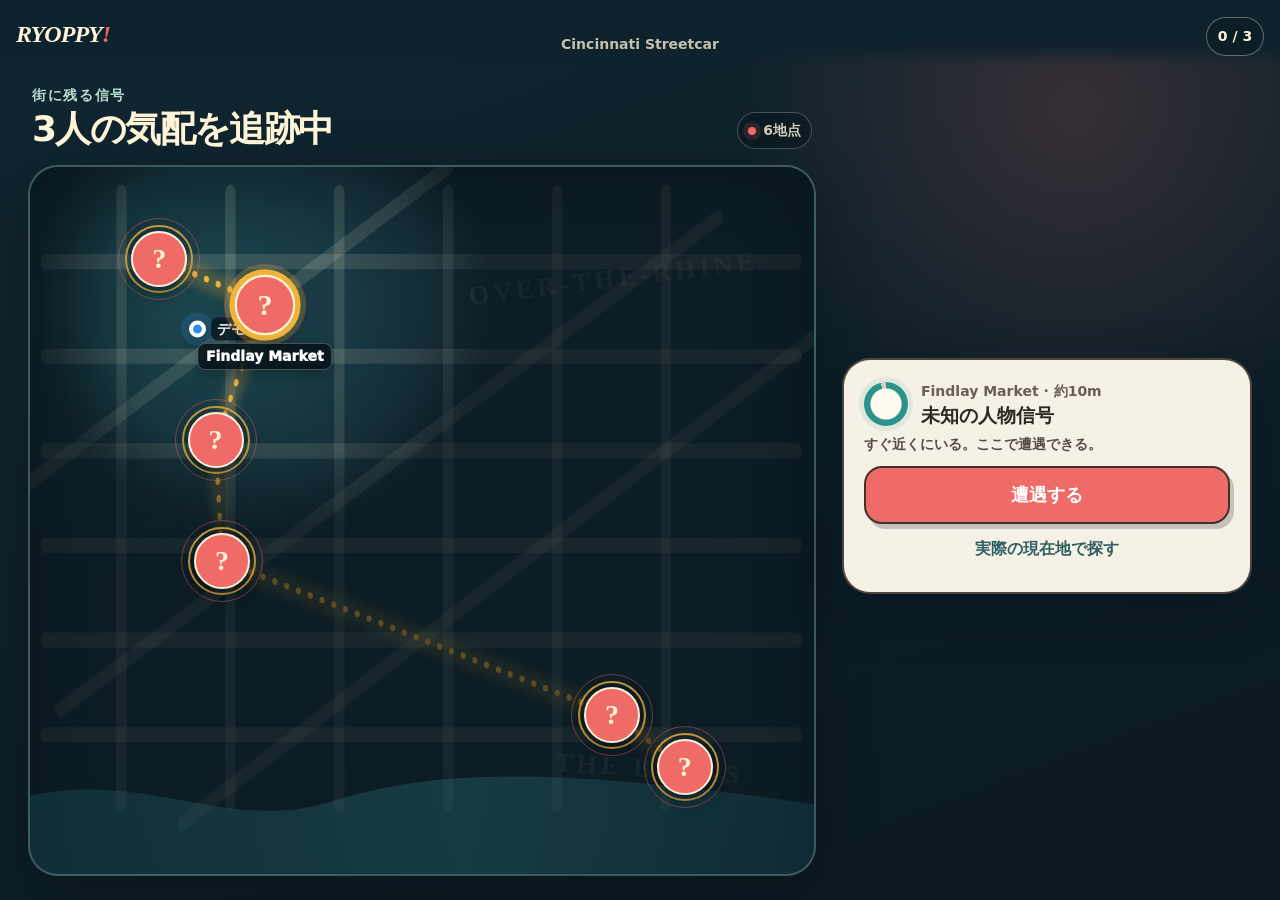
<file: index.html>
<!doctype html>
<html lang="ja">
<head>
  <meta charset="utf-8" />
  <meta name="viewport" content="width=device-width,initial-scale=1,viewport-fit=cover" />
  <meta name="theme-color" content="#13212b" />
  <meta name="description" content="Cincinnatiの街角で歴史人物と遭遇する位置情報連動型の歴史図鑑ゲーム" />
  <meta name="apple-mobile-web-app-capable" content="yes" />
  <meta name="apple-mobile-web-app-title" content="りょっぴー" />
  <link rel="icon" href="./assets/icon.png" />
  <link rel="apple-touch-icon" href="./assets/icon.png" />
  <link rel="manifest" href="./manifest.webmanifest" />
  <link rel="stylesheet" href="./styles.css?v=0.3.0" />
  <title>りょっぴー Encounter Alpha</title>
</head>
<body>
  <div id="app"><div class="loading"><span class="loading-orb" aria-hidden="true"></span><strong>街に残った信号を探しています…</strong></div></div>
  <div id="toast" class="toast" role="status"></div>
  <script src="./app.js?v=0.3.0" defer></script>
</body>
</html>
</file>
<file: styles.css>
:root {
  color-scheme: dark;
  --night: #13212b;
  --night-soft: #1c3441;
  --cream: #fff3d8;
  --paper: #fffaf0;
  --ink: #2d2823;
  --coral: #ef6b67;
  --coral-dark: #b83f49;
  --teal: #2c938b;
  --mint: #b9dfce;
  --gold: #efb33c;
  --line: #3f342c;
  --shadow: 0 16px 50px rgba(7, 15, 22, .34);
}

* {
  box-sizing: border-box;
}

html,
body {
  margin: 0;
  min-height: 100%;
  background: var(--night);
}

body {
  min-width: 320px;
  color: var(--cream);
  font-family: "Hiragino Maru Gothic ProN", "Yu Gothic", system-ui, sans-serif;
  font-size: 18px;
  line-height: 1.65;
  overflow-x: hidden;
}

button {
  color: inherit;
  font: inherit;
}

button:focus-visible {
  outline: 4px solid #fff;
  outline-offset: 3px;
}

img {
  display: block;
  max-width: 100%;
}

#app,
.experience {
  min-height: 100vh;
  min-height: 100svh;
}

.experience {
  position: relative;
  isolation: isolate;
  overflow: hidden;
}

.loading,
.fatal-error {
  min-height: 100vh;
  min-height: 100svh;
  display: grid;
  place-content: center;
  justify-items: center;
  gap: 22px;
  padding: 28px;
  text-align: center;
  background: radial-gradient(circle at 50% 44%, #274a56, var(--night) 58%);
}

.loading strong,
.fatal-error strong {
  max-width: 24ch;
  font-size: 22px;
}

.loading-orb {
  width: 96px;
  aspect-ratio: 1;
  border: 3px solid rgba(255, 255, 255, .62);
  border-radius: 50%;
  background: var(--coral);
  box-shadow: 0 0 0 18px rgba(239, 107, 103, .15), 0 0 70px rgba(239, 107, 103, .5);
  animation: orbPulse 1.8s ease-in-out infinite;
}

.topbar {
  position: absolute;
  z-index: 40;
  top: 0;
  left: 0;
  right: 0;
  min-height: calc(66px + env(safe-area-inset-top));
  display: grid;
  grid-template-columns: 1fr auto 1fr;
  align-items: end;
  gap: 12px;
  padding: calc(12px + env(safe-area-inset-top)) 16px 10px;
}

.brand {
  align-self: center;
  color: var(--cream);
  font: italic 900 24px/1 Georgia, serif;
  letter-spacing: -.04em;
}

.brand span {
  color: var(--coral);
}

.scene-location {
  overflow: hidden;
  max-width: 42vw;
  color: rgba(255, 243, 216, .76);
  font-size: 14px;
  font-weight: 800;
  text-overflow: ellipsis;
  white-space: nowrap;
}

.collection-count {
  justify-self: end;
  min-width: 58px;
  padding: 7px 10px;
  border: 1px solid rgba(255, 255, 255, .34);
  border-radius: 999px;
  color: var(--cream);
  background: rgba(10, 24, 31, .38);
  font-size: 14px;
  font-weight: 900;
  text-align: center;
  backdrop-filter: blur(10px);
}

.round-button {
  align-self: center;
  width: 46px;
  height: 46px;
  border: 1px solid rgba(255, 255, 255, .38);
  border-radius: 50%;
  color: var(--cream);
  background: rgba(10, 24, 31, .42);
  font-size: 24px;
  cursor: pointer;
  backdrop-filter: blur(12px);
}

.scan-experience {
  background:
    radial-gradient(circle at 15% 15%, rgba(51, 158, 144, .4), transparent 28%),
    radial-gradient(circle at 84% 30%, rgba(239, 107, 103, .35), transparent 27%),
    linear-gradient(160deg, #152733 0%, #10202b 50%, #1b3440 100%);
}

.world-grid {
  position: absolute;
  z-index: -2;
  inset: 0;
  opacity: .22;
  background-image:
    linear-gradient(rgba(255, 255, 255, .09) 1px, transparent 1px),
    linear-gradient(90deg, rgba(255, 255, 255, .09) 1px, transparent 1px);
  background-size: 54px 54px;
  transform: perspective(500px) rotateX(58deg) scale(1.55) translateY(12%);
  transform-origin: center bottom;
  mask-image: linear-gradient(to bottom, transparent 5%, #000 70%);
}

.ambient {
  position: absolute;
  z-index: -1;
  width: 260px;
  height: 260px;
  border-radius: 50%;
  filter: blur(12px);
  animation: ambientFloat 8s ease-in-out infinite alternate;
}

.ambient-one {
  top: 14%;
  left: -110px;
  background: rgba(45, 146, 137, .22);
}

.ambient-two {
  right: -130px;
  bottom: 18%;
  background: rgba(239, 107, 103, .2);
  animation-delay: -3s;
}

.scan-main {
  min-height: 100vh;
  min-height: 100svh;
  display: grid;
  grid-template-rows: auto 1fr auto;
  align-items: center;
  gap: 18px;
  width: min(100%, 740px);
  margin: auto;
  padding: calc(86px + env(safe-area-inset-top)) 18px calc(18px + env(safe-area-inset-bottom));
}

.scan-copy {
  align-self: end;
  text-align: center;
}

.signal-label,
.panel-kicker,
.encounter-signal {
  margin: 0 0 8px;
  color: var(--gold);
  font-size: 14px;
  font-weight: 950;
  letter-spacing: .14em;
  text-transform: uppercase;
}

.scan-copy h1 {
  max-width: 12ch;
  margin: 0 auto;
  font-size: clamp(36px, 9vw, 62px);
  line-height: 1.14;
  letter-spacing: -.05em;
}

.scan-copy > p:last-child {
  max-width: 38ch;
  margin: 16px auto 0;
  color: rgba(255, 243, 216, .76);
  font-size: 16px;
  font-weight: 650;
}

.radar-wrap {
  position: relative;
  align-self: center;
  justify-self: center;
  width: min(62vw, 310px);
  aspect-ratio: 1;
  display: grid;
  place-items: center;
  border: 1px solid rgba(255, 255, 255, .18);
  border-radius: 50%;
  background: radial-gradient(circle, rgba(239, 107, 103, .12), rgba(19, 33, 43, .18) 63%, transparent 64%);
  box-shadow: 0 0 80px rgba(45, 146, 137, .24);
}

.radar-ring {
  position: absolute;
  border: 1px solid rgba(185, 223, 206, .36);
  border-radius: 50%;
  animation: radarPulse 2.4s ease-out infinite;
}

.ring-one { inset: 18%; }
.ring-two { inset: 8%; animation-delay: -.8s; }
.ring-three { inset: -2%; animation-delay: -1.6s; }

.radar-sweep {
  position: absolute;
  inset: 4%;
  overflow: hidden;
  border-radius: 50%;
  background: conic-gradient(from 0deg, transparent 0 75%, rgba(185, 223, 206, .32) 91%, transparent 100%);
  animation: radarSweep 3.2s linear infinite;
}

.signal-core {
  position: relative;
  z-index: 2;
  width: 112px;
  aspect-ratio: 1;
  display: grid;
  place-content: center;
  border: 2px solid rgba(255, 255, 255, .66);
  border-radius: 50%;
  color: var(--cream);
  background: var(--coral);
  box-shadow: 0 0 0 14px rgba(239, 107, 103, .14), 0 16px 40px rgba(0, 0, 0, .26);
  text-align: center;
}

.signal-core span {
  font: 900 42px/1 Georgia, serif;
}

.signal-core small {
  margin-top: 5px;
  font-size: 14px;
  font-weight: 900;
}

.scan-panel,
.dialogue-panel {
  position: relative;
  z-index: 30;
  color: var(--ink);
  background: rgba(255, 250, 240, .96);
  border: 2px solid rgba(63, 52, 44, .9);
  box-shadow: var(--shadow);
  backdrop-filter: blur(18px);
}

.scan-panel {
  width: 100%;
  padding: 18px;
  border-radius: 28px;
}

.signal-readout {
  display: grid;
  grid-template-columns: auto 1fr;
  align-items: center;
  gap: 12px;
  margin-bottom: 14px;
}

.live-dot {
  width: 15px;
  height: 15px;
  border-radius: 50%;
  background: var(--teal);
  box-shadow: 0 0 0 8px rgba(45, 146, 137, .13);
  animation: dotPulse 1.4s ease-in-out infinite;
}

.signal-readout strong,
.signal-readout span {
  display: block;
}

.signal-readout strong {
  font-size: 18px;
}

.signal-readout span {
  color: #6a5f56;
  font-size: 15px;
  font-weight: 750;
}

.primary-action {
  width: 100%;
  min-height: 58px;
  padding: 12px 18px;
  border: 2px solid var(--line);
  border-radius: 18px;
  color: #fff;
  background: var(--coral);
  box-shadow: 4px 5px 0 rgba(63, 52, 44, .25);
  font-size: 18px;
  font-weight: 950;
  cursor: pointer;
}

.primary-action:active {
  transform: translate(3px, 3px);
  box-shadow: 1px 2px 0 rgba(63, 52, 44, .25);
}

.primary-action:disabled {
  cursor: not-allowed;
  filter: grayscale(.7);
  opacity: .52;
}

.text-action {
  width: 100%;
  min-height: 48px;
  margin-top: 8px;
  border: 0;
  border-radius: 14px;
  color: #305f62;
  background: transparent;
  font-size: 16px;
  font-weight: 900;
  cursor: pointer;
}

.text-action.quiet {
  min-height: 40px;
  margin-top: 0;
  color: #766c63;
  font-size: 14px;
}

.error-message {
  margin: 8px 0 0;
  color: var(--coral-dark);
  font-size: 15px;
  font-weight: 850;
  text-align: center;
}

.encounter-experience {
  background:
    radial-gradient(circle at 50% 36%, rgba(248, 182, 66, .34), transparent 29%),
    radial-gradient(circle at 50% 44%, #2f8f87 0%, #1a4650 48%, #12232d 100%);
}

.encounter-burst {
  position: absolute;
  z-index: -2;
  top: 5%;
  left: 50%;
  width: min(132vw, 980px);
  aspect-ratio: 1;
  opacity: .2;
  background: repeating-conic-gradient(from -8deg, rgba(255, 243, 216, .8) 0deg 7deg, transparent 7deg 15deg);
  border-radius: 50%;
  transform: translateX(-50%);
  animation: burstTurn 70s linear infinite;
  mask-image: radial-gradient(circle, #000 0 55%, transparent 72%);
}

.particle-field {
  position: absolute;
  z-index: -1;
  inset: 0;
  pointer-events: none;
}

.particle-field i {
  position: absolute;
  left: var(--x);
  top: var(--y);
  width: var(--size);
  height: var(--size);
  border-radius: 50%;
  background: var(--gold);
  box-shadow: 0 0 18px rgba(239, 179, 60, .72);
  animation: particleFloat 4.8s ease-in-out var(--delay) infinite alternate;
}

.particle-field i:nth-child(3n) {
  border-radius: 2px;
  background: var(--coral);
  transform: rotate(45deg);
}

.encounter-signal {
  position: absolute;
  z-index: 12;
  top: calc(76px + env(safe-area-inset-top));
  left: 50%;
  width: max-content;
  max-width: calc(100% - 36px);
  transform: translateX(-50%);
  text-align: center;
}

.character-stage {
  position: absolute;
  z-index: 8;
  top: calc(92px + env(safe-area-inset-top));
  left: 50%;
  bottom: 170px;
  width: min(100%, 800px);
  display: grid;
  place-items: center;
  transform: translateX(-50%);
  pointer-events: none;
}

.character-drift {
  position: relative;
  z-index: 2;
  width: min(96vw, 610px);
  max-height: 76vh;
  max-height: 76svh;
  display: grid;
  place-items: center;
  transform-origin: 50% 58%;
  will-change: transform;
}

.character-breathe {
  width: 100%;
  animation: characterBreathe 3.4s ease-in-out infinite;
  transform-origin: 50% 66%;
}

.character-image {
  width: 100%;
  max-height: 76vh;
  max-height: 76svh;
  object-fit: contain;
  object-position: center;
  filter: drop-shadow(0 26px 18px rgba(4, 13, 17, .32));
  user-select: none;
  -webkit-user-drag: none;
}

.view-reveal.is-revealed .character-image,
.view-reward .character-image {
  animation: characterReveal .7s cubic-bezier(.18, .9, .28, 1.16) both;
}

.character-image.silhouette {
  opacity: .74;
  filter: brightness(0) saturate(0) drop-shadow(0 0 32px rgba(255, 243, 216, .42));
  animation: silhouettePulse 1.1s ease-in-out infinite alternate;
}

.character-shadow {
  position: absolute;
  z-index: 1;
  left: 50%;
  bottom: 1%;
  width: min(52vw, 330px);
  height: 34px;
  border-radius: 50%;
  background: rgba(4, 13, 17, .3);
  filter: blur(9px);
  transform: translateX(-50%);
  animation: shadowBreathe 3.4s ease-in-out infinite;
}

.dialogue-panel {
  position: absolute;
  right: 14px;
  bottom: calc(12px + env(safe-area-inset-bottom));
  left: 14px;
  z-index: 30;
  width: min(calc(100% - 28px), 690px);
  max-height: 49vh;
  max-height: 49svh;
  margin: auto;
  padding: 18px;
  overflow: auto;
  border-radius: 28px;
  scrollbar-width: thin;
}

.compact-panel {
  text-align: center;
}

.compact-panel h1,
.question-panel h1,
.reward-panel h1 {
  margin: 0;
  font-size: clamp(28px, 8vw, 42px);
  line-height: 1.15;
  letter-spacing: -.04em;
}

.reveal-panel h1,
.reward-panel h1 {
  font-size: clamp(20px, 5.8vw, 42px);
  letter-spacing: -.06em;
  white-space: nowrap;
}

.panel-kicker {
  color: var(--coral-dark);
}

.character-years {
  margin: 8px 0 0;
  color: #675b52;
  font-size: 16px;
  font-weight: 750;
}

.reveal-panel blockquote {
  margin: 14px 0;
  color: var(--teal);
  font-size: 22px;
  font-weight: 950;
}

.analyzing h1 {
  margin: 0;
  font-size: 24px;
  line-height: 1.3;
}

.loading-line {
  height: 10px;
  margin-top: 16px;
  overflow: hidden;
  border: 1px solid var(--line);
  border-radius: 999px;
  background: #e8dfcf;
}

.loading-line span {
  display: block;
  width: 48%;
  height: 100%;
  background: var(--coral);
  animation: loadingSlide 1.1s ease-in-out infinite alternate;
}

.story-head {
  display: flex;
  align-items: start;
  justify-content: space-between;
  gap: 12px;
}

.story-progress {
  display: flex;
  gap: 7px;
}

.story-progress span {
  width: 24px;
  height: 7px;
  border-radius: 999px;
  background: #d7cab6;
}

.story-progress span.active {
  width: 44px;
  background: var(--coral);
}

.voice-button {
  min-width: 92px;
  min-height: 46px;
  padding: 8px 12px;
  border: 2px solid var(--line);
  border-radius: 14px;
  color: #fff;
  background: var(--teal);
  font-size: 15px;
  font-weight: 900;
  cursor: pointer;
}

.story-text,
.answer-text {
  margin: 16px 0;
  font-size: clamp(19px, 4.7vw, 23px);
  font-weight: 800;
  line-height: 1.72;
}

.question-list {
  display: grid;
  gap: 10px;
  margin-top: 16px;
}

.question-list button {
  display: grid;
  grid-template-columns: 42px 1fr;
  align-items: center;
  gap: 12px;
  min-height: 60px;
  padding: 10px 14px;
  border: 2px solid var(--line);
  border-radius: 17px;
  color: var(--ink);
  background: var(--cream);
  font-size: 17px;
  font-weight: 900;
  text-align: left;
  cursor: pointer;
}

.question-list button span {
  display: grid;
  place-items: center;
  width: 40px;
  height: 40px;
  border-radius: 50%;
  color: #fff;
  background: var(--coral);
  font-size: 14px;
}

.answer-text {
  font-size: 18px;
}

.story-panel .primary-action,
.answer-panel .primary-action {
  position: sticky;
  z-index: 3;
  bottom: 0;
  margin-top: 12px;
}

.connection-preview {
  display: flex;
  flex-wrap: wrap;
  gap: 7px;
  margin: 14px 0;
  padding: 12px;
  border: 2px dashed rgba(63, 52, 44, .38);
  border-radius: 16px;
  background: #f5ead4;
}

.connection-preview span {
  flex-basis: 100%;
  color: var(--coral-dark);
  font-size: 14px;
  font-weight: 900;
}

.connection-preview strong {
  padding: 6px 9px;
  border-radius: 999px;
  color: #fff;
  background: var(--teal);
  font-size: 14px;
}

.reward-panel > p:not(.panel-kicker) {
  margin: 10px auto 14px;
  max-width: 30ch;
  color: #675b52;
  font-size: 17px;
  font-weight: 750;
}

.reward-chip {
  display: inline-flex;
  align-items: center;
  gap: 9px;
  margin-bottom: 14px;
  padding: 9px 13px;
  border: 2px solid var(--line);
  border-radius: 999px;
  color: var(--ink);
  background: var(--gold);
  font-size: 15px;
  font-weight: 950;
}

.reward-chip span {
  padding: 3px 7px;
  border-radius: 999px;
  color: #fff;
  background: var(--coral-dark);
  font-size: 14px;
}

.view-story .character-stage,
.view-questions .character-stage,
.view-answer .character-stage {
  bottom: 34vh;
  bottom: 34svh;
}

.view-story .character-drift,
.view-questions .character-drift,
.view-answer .character-drift {
  width: min(87vw, 520px);
}

.view-reward .character-stage {
  bottom: 145px;
}

.reward-drift {
  width: min(98vw, 650px);
}

.view-reward .encounter-burst {
  opacity: .34;
  animation-duration: 24s;
}

.toast {
  position: fixed;
  z-index: 100;
  left: 50%;
  bottom: 18px;
  width: min(calc(100% - 28px), 440px);
  padding: 13px 16px;
  border: 1px solid rgba(255, 255, 255, .38);
  border-radius: 16px;
  color: #fff;
  background: #172c39;
  box-shadow: var(--shadow);
  font-size: 16px;
  font-weight: 850;
  text-align: center;
  opacity: 0;
  transform: translate(-50%, 150%);
  transition: .22s ease;
  pointer-events: none;
}

.toast.show {
  opacity: 1;
  transform: translate(-50%, 0);
}

@keyframes orbPulse {
  50% { transform: scale(1.07); box-shadow: 0 0 0 26px rgba(239, 107, 103, .08), 0 0 90px rgba(239, 107, 103, .62); }
}

@keyframes ambientFloat {
  to { transform: translate3d(38px, -28px, 0) scale(1.16); }
}

@keyframes radarPulse {
  0% { opacity: .2; transform: scale(.82); }
  65% { opacity: .55; }
  100% { opacity: 0; transform: scale(1.12); }
}

@keyframes radarSweep {
  to { transform: rotate(360deg); }
}

@keyframes dotPulse {
  50% { transform: scale(1.18); box-shadow: 0 0 0 12px rgba(45, 146, 137, .06); }
}

@keyframes burstTurn {
  to { transform: translateX(-50%) rotate(360deg); }
}

@keyframes particleFloat {
  to { translate: 8px -18px; opacity: .38; }
}

@keyframes characterBreathe {
  0%, 100% { transform: scale(1) translateY(0); }
  50% { transform: scale(1.015) translateY(-5px); }
}

@keyframes characterReveal {
  from { opacity: 0; transform: translateY(34px) scale(.82); }
  to { opacity: 1; transform: translateY(0) scale(1); }
}

@keyframes silhouettePulse {
  to { opacity: .94; transform: scale(1.025); }
}

@keyframes shadowBreathe {
  50% { transform: translateX(-50%) scaleX(.86); opacity: .68; }
}

@keyframes loadingSlide {
  to { transform: translateX(108%); }
}

@media (min-width: 900px) {
  .scan-main {
    width: min(100%, 1040px);
    grid-template-columns: minmax(350px, 1fr) minmax(300px, .8fr);
    grid-template-rows: 1fr auto;
    gap: 28px 64px;
    padding-right: 44px;
    padding-left: 44px;
  }

  .scan-copy {
    align-self: center;
    text-align: left;
  }

  .scan-copy h1,
  .scan-copy > p:last-child {
    margin-left: 0;
    text-align: left;
  }

  .radar-wrap {
    grid-column: 2;
    grid-row: 1;
    width: min(30vw, 360px);
  }

  .scan-panel {
    grid-column: 1 / -1;
    width: min(100%, 650px);
    justify-self: center;
  }

  .encounter-signal {
    top: calc(88px + env(safe-area-inset-top));
  }

  .character-stage {
    left: 43%;
    bottom: 70px;
    width: 62vw;
  }

  .character-drift {
    width: min(48vw, 650px);
    max-height: 84vh;
  }

  .character-image {
    max-height: 84vh;
  }

  .character-shadow {
    bottom: 4%;
  }

  .dialogue-panel {
    right: 4vw;
    bottom: max(28px, env(safe-area-inset-bottom));
    left: auto;
    width: min(42vw, 560px);
    max-height: 76vh;
  }

  .view-story .character-stage,
  .view-questions .character-stage,
  .view-answer .character-stage,
  .view-reward .character-stage {
    bottom: 55px;
  }

  .view-story .character-drift,
  .view-questions .character-drift,
  .view-answer .character-drift,
  .reward-drift {
    width: min(48vw, 630px);
  }
}

@media (max-height: 760px) and (max-width: 899px) {
  .scan-copy > p:last-child {
    display: none;
  }

  .radar-wrap {
    width: min(48vw, 220px);
  }

  .signal-core {
    width: 88px;
  }

  .signal-core span {
    font-size: 34px;
  }

  .character-stage {
    top: calc(74px + env(safe-area-inset-top));
  }

  .character-drift {
    width: min(80vw, 430px);
  }

  .dialogue-panel {
    max-height: 53vh;
  }
}

/* Exploration map */

.scan-experience {
  background:
    radial-gradient(circle at 84% 12%, rgba(239, 107, 103, .18), transparent 25%),
    linear-gradient(160deg, #102631 0%, #0b1921 100%);
}

.scan-experience .topbar {
  background: linear-gradient(#0e222d 68%, transparent);
}

.scan-main {
  min-height: 100vh;
  min-height: 100svh;
  display: grid;
  grid-template-rows: auto minmax(240px, 1fr) auto;
  grid-template-columns: 1fr;
  align-items: stretch;
  gap: 0;
  width: min(100%, 760px);
  margin: auto;
  padding: calc(66px + env(safe-area-inset-top)) 0 calc(10px + env(safe-area-inset-bottom));
}

.map-hud {
  position: relative;
  z-index: 18;
  display: flex;
  align-items: end;
  justify-content: space-between;
  gap: 14px;
  padding: 14px 18px 10px;
  pointer-events: none;
}

.map-hud p {
  margin: 0 0 2px;
  color: var(--mint);
  font-size: 14px;
  font-weight: 950;
  letter-spacing: .12em;
}

.map-hud h1 {
  margin: 0;
  color: var(--cream);
  font-size: clamp(25px, 7vw, 36px);
  line-height: 1.12;
  letter-spacing: -.045em;
}

.map-hud > span {
  flex: 0 0 auto;
  display: inline-flex;
  align-items: center;
  gap: 7px;
  padding: 6px 10px;
  border: 1px solid rgba(255, 255, 255, .24);
  border-radius: 999px;
  color: rgba(255, 243, 216, .82);
  background: rgba(9, 23, 30, .62);
  font-size: 14px;
  font-weight: 900;
}

.map-hud i {
  width: 8px;
  height: 8px;
  border-radius: 50%;
  background: var(--coral);
  box-shadow: 0 0 0 5px rgba(239, 107, 103, .14);
}

.explore-map {
  position: relative;
  z-index: 4;
  min-height: 240px;
  overflow: hidden;
  border-block: 1px solid rgba(185, 223, 206, .2);
  background:
    radial-gradient(circle at 20% 20%, rgba(44, 147, 139, .2), transparent 32%),
    #17313d;
  box-shadow: inset 0 0 70px rgba(1, 12, 17, .5);
}

.map-canvas,
.map-fog {
  position: absolute;
  inset: 0;
  width: 100%;
  height: 100%;
}

.map-canvas {
  z-index: 1;
}

.map-blocks {
  fill: none;
  stroke: rgba(255, 243, 216, .13);
  stroke-width: 12;
  stroke-linecap: round;
}

.map-river {
  fill: url(#riverGlow);
  opacity: .82;
}

.streetcar-route {
  fill: none;
  stroke: var(--gold);
  stroke-width: 5;
  stroke-linecap: round;
  stroke-linejoin: round;
  stroke-dasharray: 1 13;
}

.streetcar-route.route-glow {
  stroke: rgba(239, 179, 60, .22);
  stroke-width: 18;
  stroke-dasharray: none;
  filter: blur(4px);
}

.map-neighborhood {
  position: absolute;
  z-index: 2;
  color: rgba(255, 243, 216, .14);
  font: 900 clamp(14px, 4vw, 26px)/1 Georgia, serif;
  letter-spacing: .16em;
  pointer-events: none;
}

.map-neighborhood.north {
  top: 14%;
  right: 7%;
  rotate: -7deg;
}

.map-neighborhood.south {
  right: 9%;
  bottom: 13%;
  rotate: 4deg;
}

.map-fog {
  z-index: 3;
  background: radial-gradient(circle 145px at var(--map-x) var(--map-y), transparent 0 34%, rgba(8, 22, 29, .2) 68%, rgba(6, 17, 23, .66) 100%);
  pointer-events: none;
}

.map-fog.no-location {
  background: rgba(6, 17, 23, .38);
}

.map-signal {
  position: absolute;
  z-index: 8;
  top: var(--map-y);
  left: var(--map-x);
  width: 54px;
  height: 54px;
  padding: 0;
  border: 0;
  border-radius: 50%;
  color: var(--cream);
  background: transparent;
  cursor: pointer;
  transform: translate(-50%, -50%);
}

.signal-wave {
  position: absolute;
  inset: -3px;
  border: 2px solid rgba(239, 179, 60, .82);
  border-radius: 50%;
  animation: mapSignalPulse 2.1s ease-out var(--signal-delay) infinite;
}

.map-signal.is-unknown::before {
  position: absolute;
  inset: -10px;
  border: 1px solid rgba(239, 107, 103, .42);
  border-radius: 50%;
  content: '';
  animation: mapSignalPulse 2.1s ease-out calc(var(--signal-delay) - .75s) infinite;
}

.signal-mystery,
.signal-portrait {
  position: absolute;
  z-index: 2;
  inset: 3px;
  overflow: hidden;
  display: grid;
  place-items: center;
  border: 2px solid var(--cream);
  border-radius: 50%;
  box-shadow: 0 7px 18px rgba(0, 0, 0, .3);
}

.signal-mystery {
  background: var(--coral);
  font: 900 28px/1 Georgia, serif;
}

.signal-portrait {
  background: var(--gold);
}

.signal-portrait img {
  position: absolute;
  top: -4px;
  left: 50%;
  width: 62px;
  max-width: none;
  transform: translateX(-50%);
}

.map-signal.is-selected .signal-mystery,
.map-signal.is-selected .signal-portrait {
  box-shadow: 0 0 0 5px var(--gold), 0 0 0 9px rgba(239, 179, 60, .24), 0 8px 20px rgba(0, 0, 0, .38);
  transform: scale(1.08);
}

.signal-place,
.signal-name {
  position: absolute;
  z-index: 4;
  top: 61px;
  left: 50%;
  width: max-content;
  max-width: 160px;
  padding: 4px 8px;
  overflow: hidden;
  border: 1px solid rgba(255, 255, 255, .25);
  border-radius: 8px;
  color: #fff;
  background: rgba(6, 20, 27, .9);
  box-shadow: 0 5px 14px rgba(0, 0, 0, .25);
  font-size: 14px;
  font-weight: 950;
  line-height: 1.25;
  text-overflow: ellipsis;
  white-space: nowrap;
  transform: translateX(-50%);
}

.signal-name {
  color: var(--ink);
  background: var(--cream);
}

.current-marker {
  position: absolute;
  z-index: 7;
  top: var(--map-y);
  left: var(--map-x);
  display: flex;
  align-items: center;
  gap: 5px;
  color: #fff;
  transform: translate(calc(-50% - 29px), calc(-50% + 27px));
  pointer-events: none;
}

.current-marker span {
  width: 17px;
  height: 17px;
  border: 4px solid #fff;
  border-radius: 50%;
  background: #328bea;
  box-shadow: 0 0 0 8px rgba(50, 139, 234, .2), 0 5px 13px rgba(0, 0, 0, .35);
}

.current-marker strong,
.map-away {
  padding: 3px 6px;
  border-radius: 7px;
  background: rgba(8, 25, 34, .84);
  font-size: 14px;
  line-height: 1.2;
  white-space: nowrap;
}

.map-away {
  position: absolute;
  z-index: 9;
  right: 12px;
  bottom: 12px;
  color: var(--cream);
}

.scan-panel {
  position: relative;
  z-index: 20;
  grid-column: 1;
  width: 100%;
  padding: 14px 16px 10px;
  border-right: 0;
  border-bottom: 0;
  border-left: 0;
  border-radius: 25px 25px 0 0;
}

.signal-readout {
  display: grid;
  grid-template-columns: 46px 1fr;
  align-items: center;
  gap: 11px;
  margin-bottom: 0;
}

.signal-strength,
.signal-strength b {
  display: block;
  width: 44px;
  height: 44px;
  border-radius: 50%;
}

.signal-strength b {
  background:
    radial-gradient(circle, var(--paper) 0 48%, transparent 52%),
    conic-gradient(var(--teal) var(--strength), #d9cdbb 0);
  box-shadow: 0 0 0 5px rgba(44, 147, 139, .1);
}

.signal-readout strong,
.signal-readout span {
  display: block;
}

.signal-readout strong {
  font-size: 19px;
  line-height: 1.25;
}

.signal-readout div > span {
  color: #6a5f56;
  font-size: 14px;
  font-weight: 850;
}

.signal-guidance {
  margin: 7px 0 11px;
  color: #554c45;
  font-size: 14px;
  font-weight: 750;
  line-height: 1.45;
}

.scan-panel .text-action {
  min-height: 44px;
  margin-top: 4px;
}

@keyframes mapSignalPulse {
  0% { opacity: .85; transform: scale(.78); }
  72% { opacity: .18; }
  100% { opacity: 0; transform: scale(1.48); }
}

@media (min-width: 900px) {
  .scan-main {
    width: min(100%, 1380px);
    grid-template-columns: minmax(0, 1fr) 410px;
    grid-template-rows: auto 1fr;
    gap: 14px 26px;
    padding: calc(76px + env(safe-area-inset-top)) 28px 24px;
  }

  .map-hud {
    grid-column: 1;
    grid-row: 1;
    padding: 8px 4px 2px;
  }

  .explore-map {
    grid-column: 1;
    grid-row: 2;
    min-height: 580px;
    border: 2px solid rgba(185, 223, 206, .24);
    border-radius: 30px;
    box-shadow: inset 0 0 90px rgba(1, 12, 17, .55), 0 20px 60px rgba(0, 0, 0, .24);
  }

  .scan-panel {
    grid-column: 2;
    grid-row: 1 / -1;
    align-self: center;
    width: 100%;
    padding: 20px;
    border: 2px solid rgba(63, 52, 44, .9);
    border-radius: 28px;
  }

  .map-fog {
    background: radial-gradient(circle 230px at var(--map-x) var(--map-y), transparent 0 34%, rgba(8, 22, 29, .2) 70%, rgba(6, 17, 23, .64) 100%);
  }

  .map-signal {
    width: 62px;
    height: 62px;
  }

  .signal-portrait img {
    width: 70px;
  }

  .signal-place,
  .signal-name {
    top: 69px;
  }
}

@media (max-height: 680px) and (max-width: 899px) {
  .scan-main {
    grid-template-rows: auto minmax(190px, 1fr) auto;
  }

  .map-hud {
    padding-top: 8px;
    padding-bottom: 6px;
  }

  .map-hud h1 {
    font-size: 23px;
  }

  .explore-map {
    min-height: 190px;
  }

  .scan-panel {
    padding-top: 10px;
  }

  .signal-guidance {
    margin: 4px 0 7px;
  }

  .scan-panel .primary-action {
    min-height: 52px;
  }

  .scan-panel .text-action {
    min-height: 38px;
  }
}

@media (prefers-reduced-motion: reduce) {
  *,
  *::before,
  *::after {
    scroll-behavior: auto !important;
    animation-duration: .01ms !important;
    animation-iteration-count: 1 !important;
    transition-duration: .01ms !important;
  }
}
</file>
